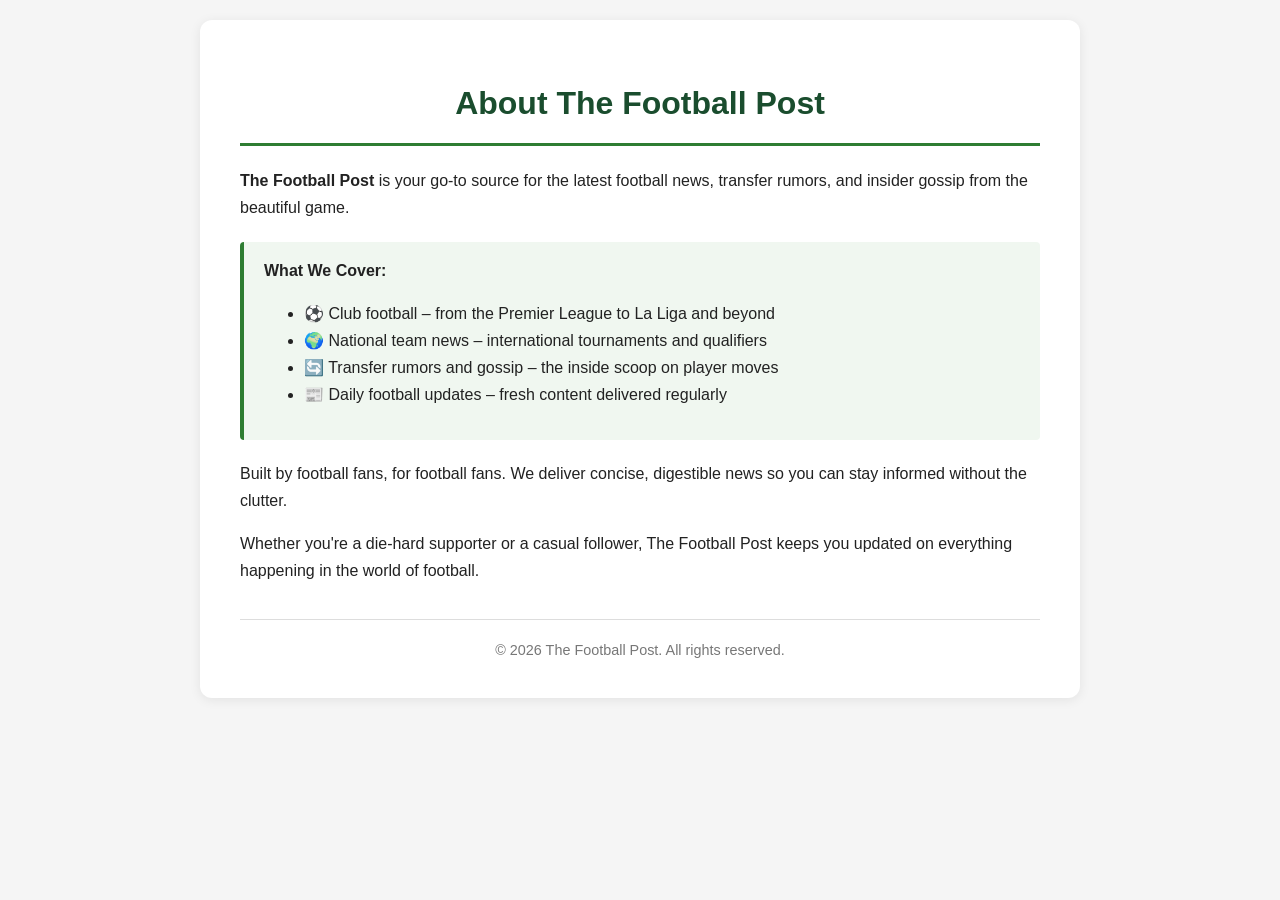
<file: About_Us.html>
<!DOCTYPE html>
<html lang="en">
<head>
    <meta charset="UTF-8">
    <meta name="viewport" content="width=device-width, initial-scale=1.0">
    <title>About Us - The Football Post</title>
    <style>
        body {
            font-family: Arial, sans-serif;
            line-height: 1.7;
            margin: 0;
            padding: 20px;
            background: #f5f5f5;
            color: #222;
        }
        .container {
            max-width: 800px;
            margin: 0 auto;
            background: #fff;
            padding: 35px 40px;
            border-radius: 12px;
            box-shadow: 0 2px 12px rgba(0,0,0,0.08);
        }
        h1 {
            color: #1a4d2e;
            border-bottom: 3px solid #2e7d32;
            padding-bottom: 12px;
            text-align: center;
        }
        .footer {
            text-align: center;
            margin-top: 35px;
            padding-top: 18px;
            border-top: 1px solid #ddd;
            font-size: 0.9em;
            color: #777;
        }
        .highlight-box {
            background: #f0f7f0;
            padding: 15px 20px;
            border-left: 4px solid #2e7d32;
            border-radius: 4px;
            margin: 20px 0;
        }
    </style>
</head>
<body>
    <div class="container">
        <h1>About The Football Post</h1>

        <p><strong>The Football Post</strong> is your go-to source for the latest football news, transfer rumors, and insider gossip from the beautiful game.</p>

        <div class="highlight-box">
            <strong>What We Cover:</strong>
            <ul>
                <li>⚽ Club football – from the Premier League to La Liga and beyond</li>
                <li>🌍 National team news – international tournaments and qualifiers</li>
                <li>🔄 Transfer rumors and gossip – the inside scoop on player moves</li>
                <li>📰 Daily football updates – fresh content delivered regularly</li>
            </ul>
        </div>

        <p>Built by football fans, for football fans. We deliver concise, digestible news so you can stay informed without the clutter.</p>

        <p>Whether you're a die-hard supporter or a casual follower, The Football Post keeps you updated on everything happening in the world of football.</p>

        <div class="footer">
            &copy; 2026 The Football Post. All rights reserved.
        </div>
    </div>
</body>
</html>
</file>
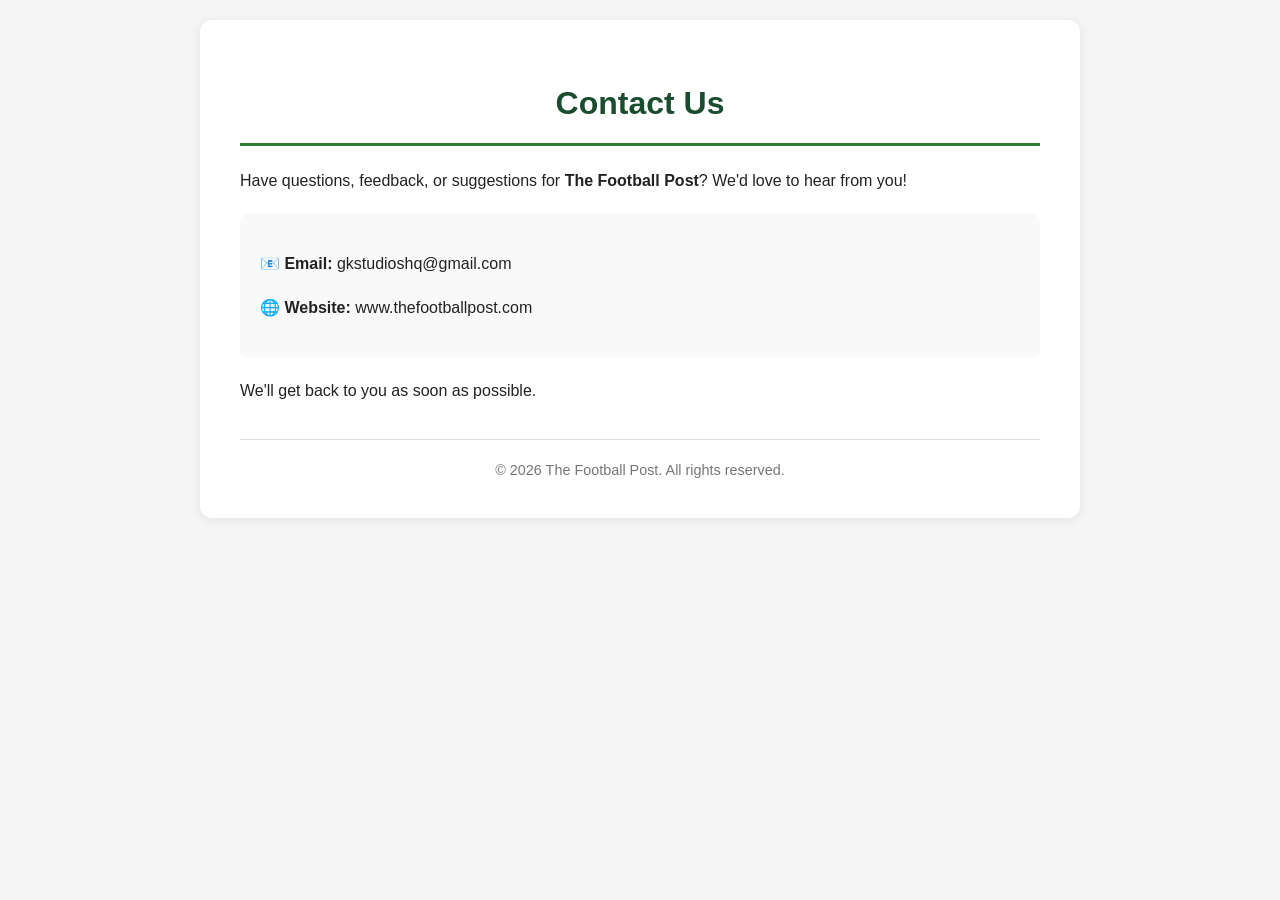
<file: conatact_us.html>
<!DOCTYPE html>
<html lang="en">
<head>
    <meta charset="UTF-8">
    <meta name="viewport" content="width=device-width, initial-scale=1.0">
    <title>Contact Us - The Football Post</title>
    <style>
        body {
            font-family: Arial, sans-serif;
            line-height: 1.7;
            margin: 0;
            padding: 20px;
            background: #f5f5f5;
            color: #222;
        }
        .container {
            max-width: 800px;
            margin: 0 auto;
            background: #fff;
            padding: 35px 40px;
            border-radius: 12px;
            box-shadow: 0 2px 12px rgba(0,0,0,0.08);
        }
        h1 {
            color: #1a4d2e;
            border-bottom: 3px solid #2e7d32;
            padding-bottom: 12px;
            text-align: center;
        }
        .contact-info {
            background: #f9f9f9;
            padding: 20px;
            border-radius: 8px;
            margin: 20px 0;
        }
        .footer {
            text-align: center;
            margin-top: 35px;
            padding-top: 18px;
            border-top: 1px solid #ddd;
            font-size: 0.9em;
            color: #777;
        }
    </style>
</head>
<body>
    <div class="container">
        <h1>Contact Us</h1>

        <p>Have questions, feedback, or suggestions for <strong>The Football Post</strong>? We'd love to hear from you!</p>

        <div class="contact-info">
            <p><strong>📧 Email:</strong> gkstudioshq@gmail.com</p>
            <p><strong>🌐 Website:</strong> www.thefootballpost.com</p>
        </div>

        <p>We'll get back to you as soon as possible.</p>

        <div class="footer">
            &copy; 2026 The Football Post. All rights reserved.
        </div>
    </div>
</body>
</html>
</file>
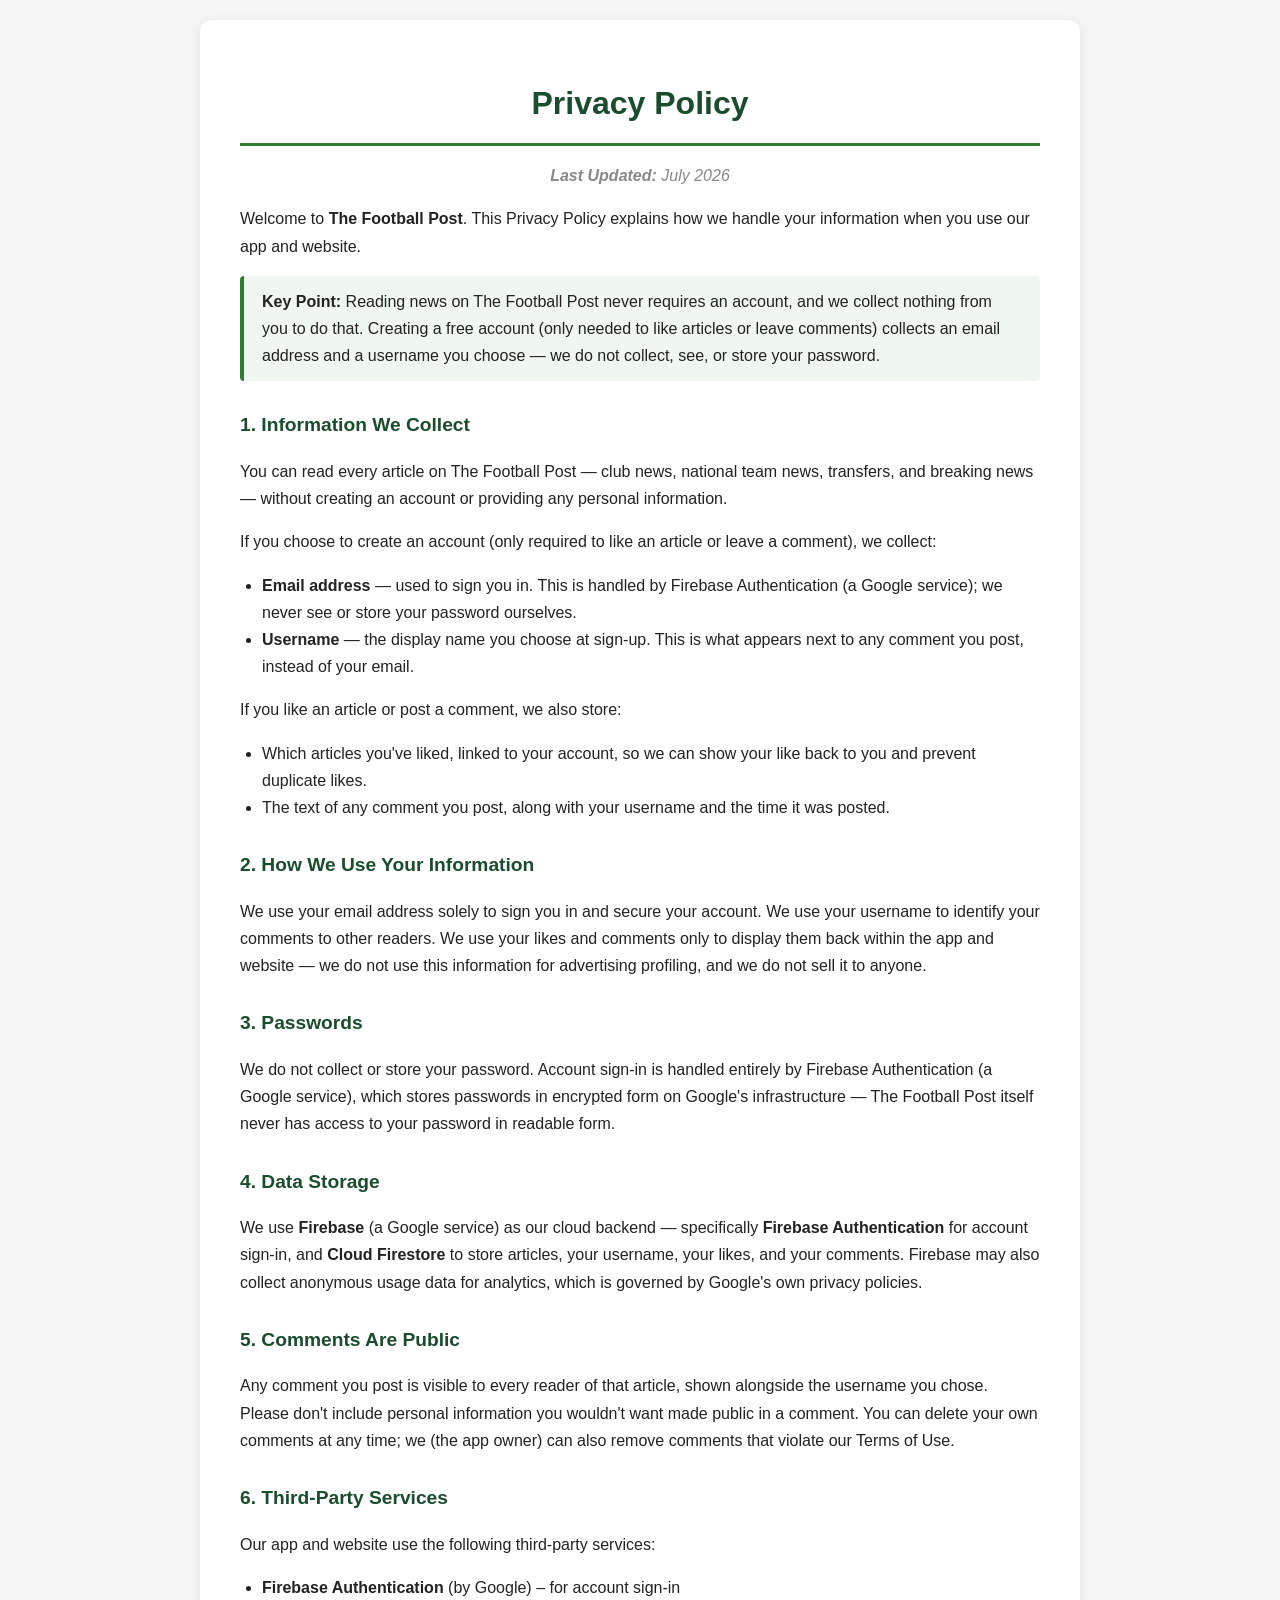
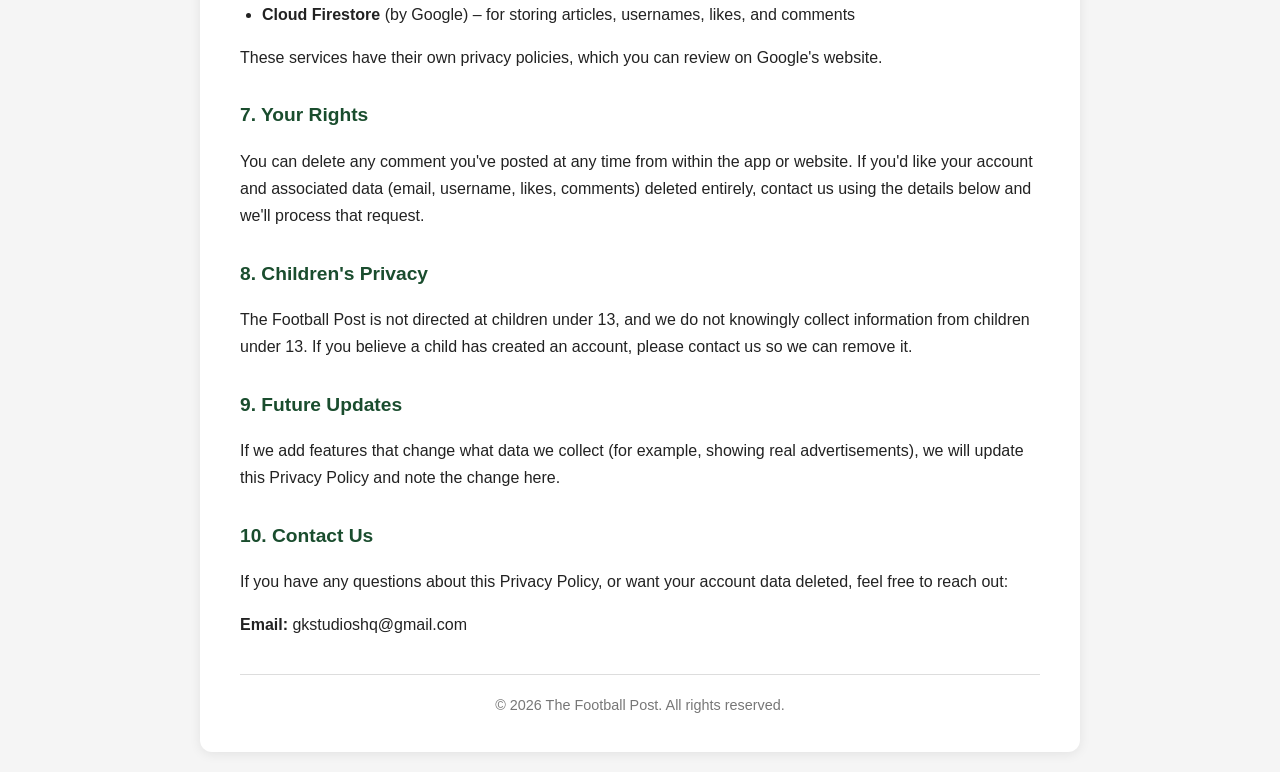
<file: Privacy_Policy.html>
<!DOCTYPE html>
<html lang="en">
<head>
    <meta charset="UTF-8">
    <meta name="viewport" content="width=device-width, initial-scale=1.0">
    <title>Privacy Policy - The Football Post</title>
    <style>
        body {
            font-family: Arial, sans-serif;
            line-height: 1.7;
            margin: 0;
            padding: 20px;
            background: #f5f5f5;
            color: #222;
        }
        .container {
            max-width: 800px;
            margin: 0 auto;
            background: #fff;
            padding: 35px 40px;
            border-radius: 12px;
            box-shadow: 0 2px 12px rgba(0,0,0,0.08);
        }
        h1 {
            color: #1a4d2e;
            border-bottom: 3px solid #2e7d32;
            padding-bottom: 12px;
            text-align: center;
        }
        h2 {
            color: #1a4d2e;
            margin-top: 28px;
            font-size: 1.2em;
        }
        ul {
            padding-left: 22px;
        }
        .footer {
            text-align: center;
            margin-top: 35px;
            padding-top: 18px;
            border-top: 1px solid #ddd;
            font-size: 0.9em;
            color: #777;
        }
        .last-updated {
            text-align: center;
            color: #888;
            font-style: italic;
            margin-top: -5px;
        }
        .highlight {
            background: #f0f7f0;
            padding: 12px 18px;
            border-left: 4px solid #2e7d32;
            border-radius: 4px;
        }
    </style>
</head>
<body>
    <div class="container">
        <h1>Privacy Policy</h1>
        <p class="last-updated"><strong>Last Updated:</strong> July 2026</p>

        <p>Welcome to <strong>The Football Post</strong>. This Privacy Policy explains how we handle your information when you use our app and website.</p>

        <div class="highlight">
            <strong>Key Point:</strong> Reading news on The Football Post never requires an account, and we collect nothing from you to do that. Creating a free account (only needed to like articles or leave comments) collects an email address and a username you choose — we do not collect, see, or store your password.
        </div>

        <h2>1. Information We Collect</h2>
        <p>You can read every article on The Football Post — club news, national team news, transfers, and breaking news — without creating an account or providing any personal information.</p>
        <p>If you choose to create an account (only required to like an article or leave a comment), we collect:</p>
        <ul>
            <li><strong>Email address</strong> — used to sign you in. This is handled by Firebase Authentication (a Google service); we never see or store your password ourselves.</li>
            <li><strong>Username</strong> — the display name you choose at sign-up. This is what appears next to any comment you post, instead of your email.</li>
        </ul>
        <p>If you like an article or post a comment, we also store:</p>
        <ul>
            <li>Which articles you've liked, linked to your account, so we can show your like back to you and prevent duplicate likes.</li>
            <li>The text of any comment you post, along with your username and the time it was posted.</li>
        </ul>

        <h2>2. How We Use Your Information</h2>
        <p>We use your email address solely to sign you in and secure your account. We use your username to identify your comments to other readers. We use your likes and comments only to display them back within the app and website — we do not use this information for advertising profiling, and we do not sell it to anyone.</p>

        <h2>3. Passwords</h2>
        <p>We do not collect or store your password. Account sign-in is handled entirely by Firebase Authentication (a Google service), which stores passwords in encrypted form on Google's infrastructure — The Football Post itself never has access to your password in readable form.</p>

        <h2>4. Data Storage</h2>
        <p>We use <strong>Firebase</strong> (a Google service) as our cloud backend — specifically <strong>Firebase Authentication</strong> for account sign-in, and <strong>Cloud Firestore</strong> to store articles, your username, your likes, and your comments. Firebase may also collect anonymous usage data for analytics, which is governed by Google's own privacy policies.</p>

        <h2>5. Comments Are Public</h2>
        <p>Any comment you post is visible to every reader of that article, shown alongside the username you chose. Please don't include personal information you wouldn't want made public in a comment. You can delete your own comments at any time; we (the app owner) can also remove comments that violate our Terms of Use.</p>

        <h2>6. Third-Party Services</h2>
        <p>Our app and website use the following third-party services:</p>
        <ul>
            <li><strong>Firebase Authentication</strong> (by Google) – for account sign-in</li>
            <li><strong>Cloud Firestore</strong> (by Google) – for storing articles, usernames, likes, and comments</li>
        </ul>
        <p>These services have their own privacy policies, which you can review on Google's website.</p>

        <h2>7. Your Rights</h2>
        <p>You can delete any comment you've posted at any time from within the app or website. If you'd like your account and associated data (email, username, likes, comments) deleted entirely, contact us using the details below and we'll process that request.</p>

        <h2>8. Children's Privacy</h2>
        <p>The Football Post is not directed at children under 13, and we do not knowingly collect information from children under 13. If you believe a child has created an account, please contact us so we can remove it.</p>

        <h2>9. Future Updates</h2>
        <p>If we add features that change what data we collect (for example, showing real advertisements), we will update this Privacy Policy and note the change here.</p>

        <h2>10. Contact Us</h2>
        <p>If you have any questions about this Privacy Policy, or want your account data deleted, feel free to reach out:</p>
        <p><strong>Email:</strong> gkstudioshq@gmail.com</p>

        <div class="footer">
            &copy; 2026 The Football Post. All rights reserved.
        </div>
    </div>
</body>
</html>
</file>
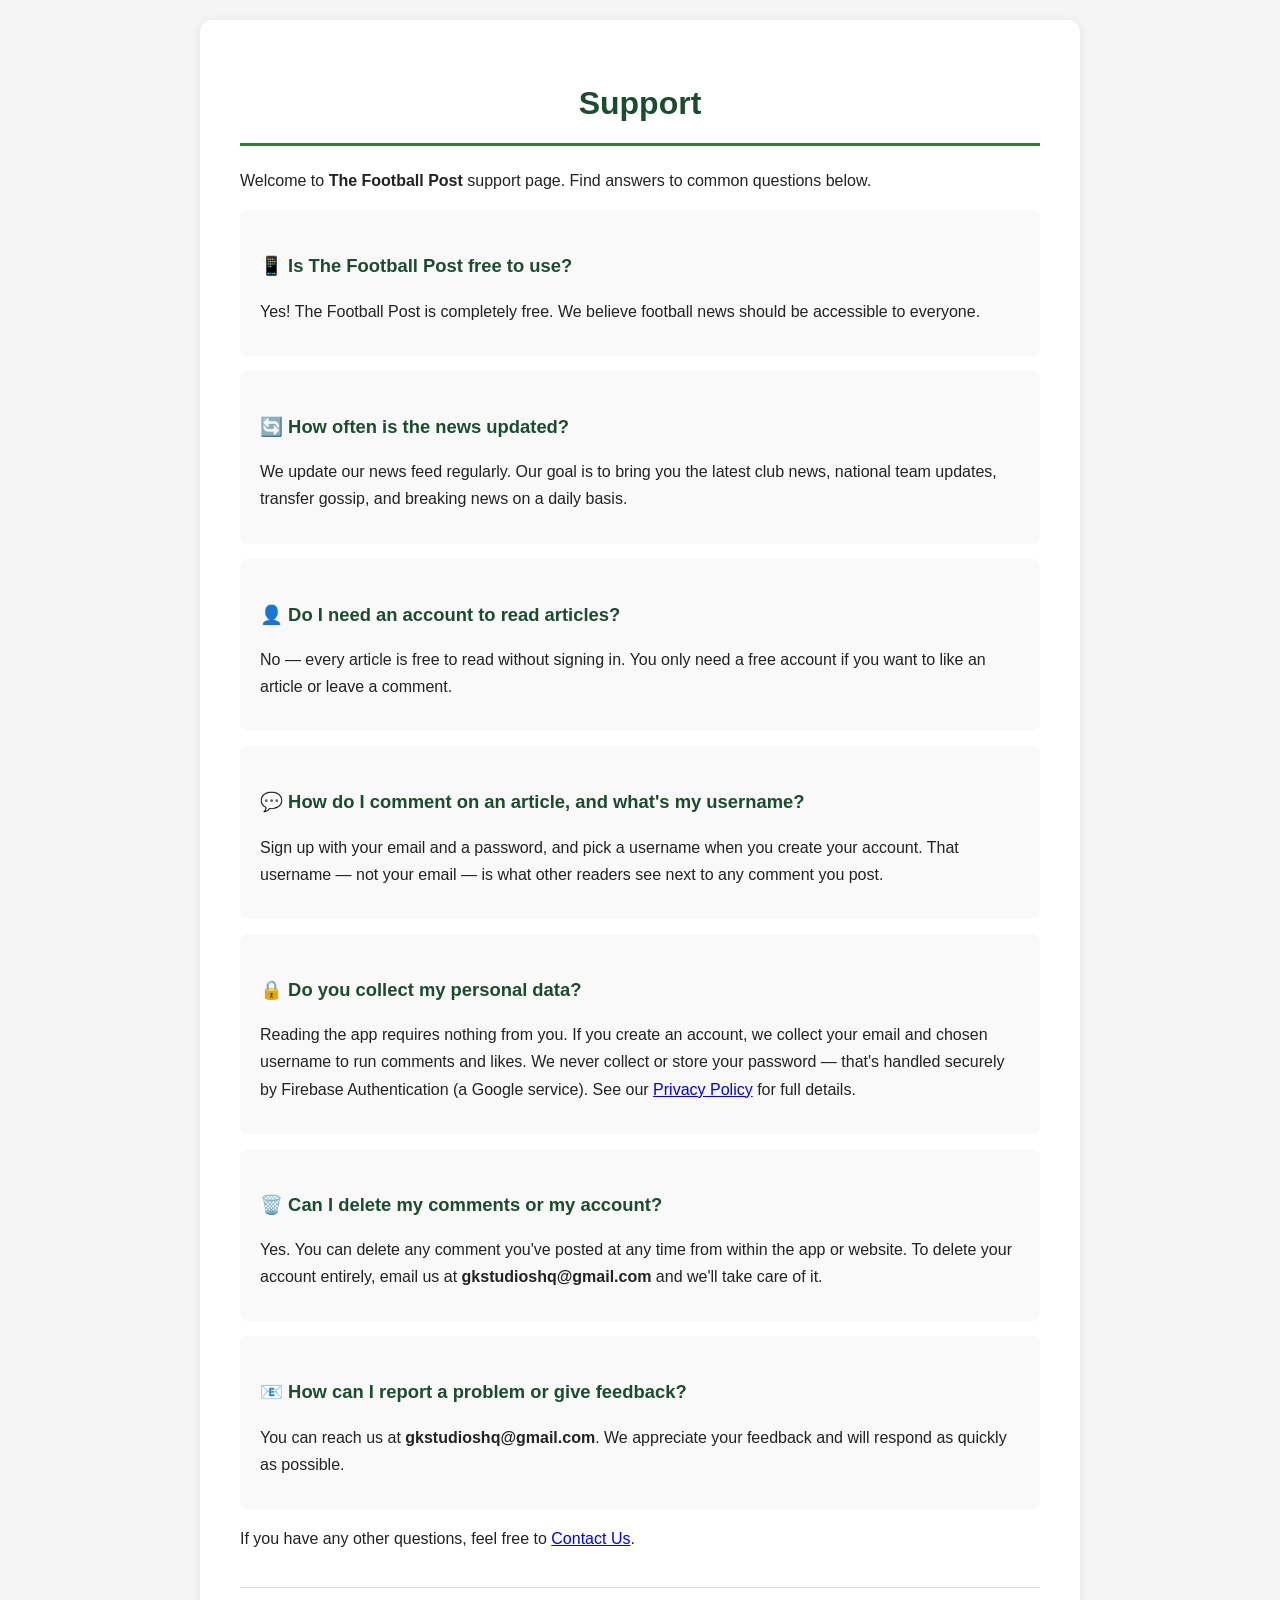
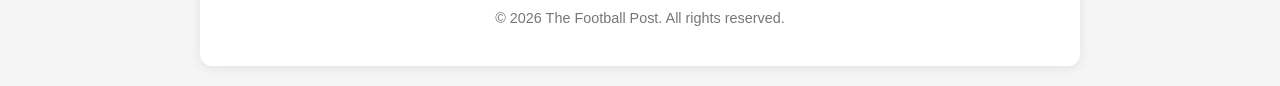
<file: support.html>
<!DOCTYPE html>
<html lang="en">
<head>
    <meta charset="UTF-8">
    <meta name="viewport" content="width=device-width, initial-scale=1.0">
    <title>Support - The Football Post</title>
    <style>
        body {
            font-family: Arial, sans-serif;
            line-height: 1.7;
            margin: 0;
            padding: 20px;
            background: #f5f5f5;
            color: #222;
        }
        .container {
            max-width: 800px;
            margin: 0 auto;
            background: #fff;
            padding: 35px 40px;
            border-radius: 12px;
            box-shadow: 0 2px 12px rgba(0,0,0,0.08);
        }
        h1 {
            color: #1a4d2e;
            border-bottom: 3px solid #2e7d32;
            padding-bottom: 12px;
            text-align: center;
        }
        h2 {
            color: #1a4d2e;
            margin-top: 25px;
            font-size: 1.15em;
        }
        .faq-item {
            background: #f9f9f9;
            padding: 15px 20px;
            border-radius: 8px;
            margin-bottom: 15px;
        }
        .footer {
            text-align: center;
            margin-top: 35px;
            padding-top: 18px;
            border-top: 1px solid #ddd;
            font-size: 0.9em;
            color: #777;
        }
    </style>
</head>
<body>
    <div class="container">
        <h1>Support</h1>
        <p>Welcome to <strong>The Football Post</strong> support page. Find answers to common questions below.</p>
        <div class="faq-item">
            <h2>📱 Is The Football Post free to use?</h2>
            <p>Yes! The Football Post is completely free. We believe football news should be accessible to everyone.</p>
        </div>
        <div class="faq-item">
            <h2>🔄 How often is the news updated?</h2>
            <p>We update our news feed regularly. Our goal is to bring you the latest club news, national team updates, transfer gossip, and breaking news on a daily basis.</p>
        </div>
        <div class="faq-item">
            <h2>👤 Do I need an account to read articles?</h2>
            <p>No — every article is free to read without signing in. You only need a free account if you want to like an article or leave a comment.</p>
        </div>
        <div class="faq-item">
            <h2>💬 How do I comment on an article, and what's my username?</h2>
            <p>Sign up with your email and a password, and pick a username when you create your account. That username — not your email — is what other readers see next to any comment you post.</p>
        </div>
        <div class="faq-item">
            <h2>🔒 Do you collect my personal data?</h2>
            <p>Reading the app requires nothing from you. If you create an account, we collect your email and chosen username to run comments and likes. We never collect or store your password — that's handled securely by Firebase Authentication (a Google service). See our <a href="Privacy_Policy.html">Privacy Policy</a> for full details.</p>
        </div>
        <div class="faq-item">
            <h2>🗑️ Can I delete my comments or my account?</h2>
            <p>Yes. You can delete any comment you've posted at any time from within the app or website. To delete your account entirely, email us at <strong>gkstudioshq@gmail.com</strong> and we'll take care of it.</p>
        </div>
        <div class="faq-item">
            <h2>📧 How can I report a problem or give feedback?</h2>
            <p>You can reach us at <strong>gkstudioshq@gmail.com</strong>. We appreciate your feedback and will respond as quickly as possible.</p>
        </div>
        <p>If you have any other questions, feel free to <a href="contact.html">Contact Us</a>.</p>
        <div class="footer">
            &copy; 2026 The Football Post. All rights reserved.
        </div>
    </div>
</body>
</html>
</file>
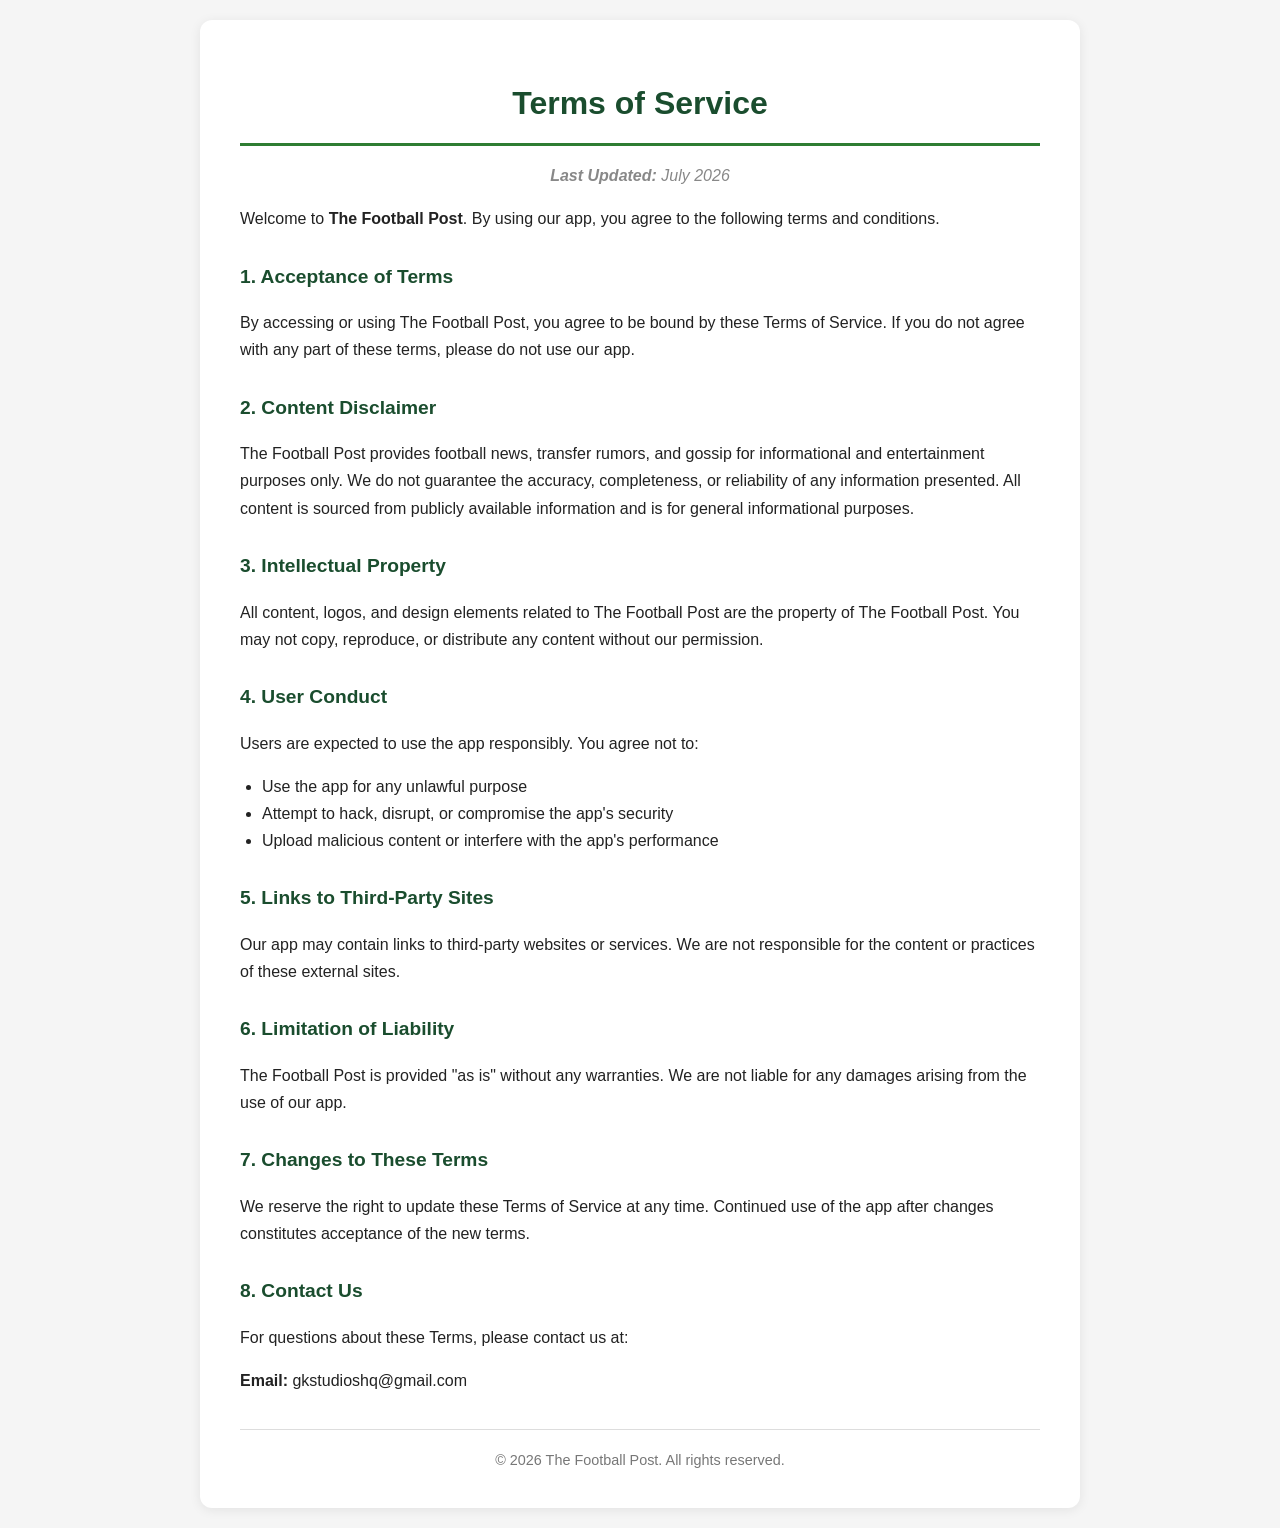
<file: Terms_of_Use.html>
<!DOCTYPE html>
<html lang="en">
<head>
    <meta charset="UTF-8">
    <meta name="viewport" content="width=device-width, initial-scale=1.0">
    <title>Terms of Service - The Football Post</title>
    <style>
        body {
            font-family: Arial, sans-serif;
            line-height: 1.7;
            margin: 0;
            padding: 20px;
            background: #f5f5f5;
            color: #222;
        }
        .container {
            max-width: 800px;
            margin: 0 auto;
            background: #fff;
            padding: 35px 40px;
            border-radius: 12px;
            box-shadow: 0 2px 12px rgba(0,0,0,0.08);
        }
        h1 {
            color: #1a4d2e;
            border-bottom: 3px solid #2e7d32;
            padding-bottom: 12px;
            text-align: center;
        }
        h2 {
            color: #1a4d2e;
            margin-top: 28px;
            font-size: 1.2em;
        }
        ul {
            padding-left: 22px;
        }
        .footer {
            text-align: center;
            margin-top: 35px;
            padding-top: 18px;
            border-top: 1px solid #ddd;
            font-size: 0.9em;
            color: #777;
        }
        .last-updated {
            text-align: center;
            color: #888;
            font-style: italic;
            margin-top: -5px;
        }
    </style>
</head>
<body>
    <div class="container">
        <h1>Terms of Service</h1>
        <p class="last-updated"><strong>Last Updated:</strong> July 2026</p>

        <p>Welcome to <strong>The Football Post</strong>. By using our app, you agree to the following terms and conditions.</p>

        <h2>1. Acceptance of Terms</h2>
        <p>By accessing or using The Football Post, you agree to be bound by these Terms of Service. If you do not agree with any part of these terms, please do not use our app.</p>

        <h2>2. Content Disclaimer</h2>
        <p>The Football Post provides football news, transfer rumors, and gossip for informational and entertainment purposes only. We do not guarantee the accuracy, completeness, or reliability of any information presented. All content is sourced from publicly available information and is for general informational purposes.</p>

        <h2>3. Intellectual Property</h2>
        <p>All content, logos, and design elements related to The Football Post are the property of The Football Post. You may not copy, reproduce, or distribute any content without our permission.</p>

        <h2>4. User Conduct</h2>
        <p>Users are expected to use the app responsibly. You agree not to:</p>
        <ul>
            <li>Use the app for any unlawful purpose</li>
            <li>Attempt to hack, disrupt, or compromise the app's security</li>
            <li>Upload malicious content or interfere with the app's performance</li>
        </ul>

        <h2>5. Links to Third-Party Sites</h2>
        <p>Our app may contain links to third-party websites or services. We are not responsible for the content or practices of these external sites.</p>

        <h2>6. Limitation of Liability</h2>
        <p>The Football Post is provided "as is" without any warranties. We are not liable for any damages arising from the use of our app.</p>

        <h2>7. Changes to These Terms</h2>
        <p>We reserve the right to update these Terms of Service at any time. Continued use of the app after changes constitutes acceptance of the new terms.</p>

        <h2>8. Contact Us</h2>
        <p>For questions about these Terms, please contact us at:</p>
        <p><strong>Email:</strong> gkstudioshq@gmail.com</p>

        <div class="footer">
            &copy; 2026 The Football Post. All rights reserved.
        </div>
    </div>
</body>
</html>
</file>
